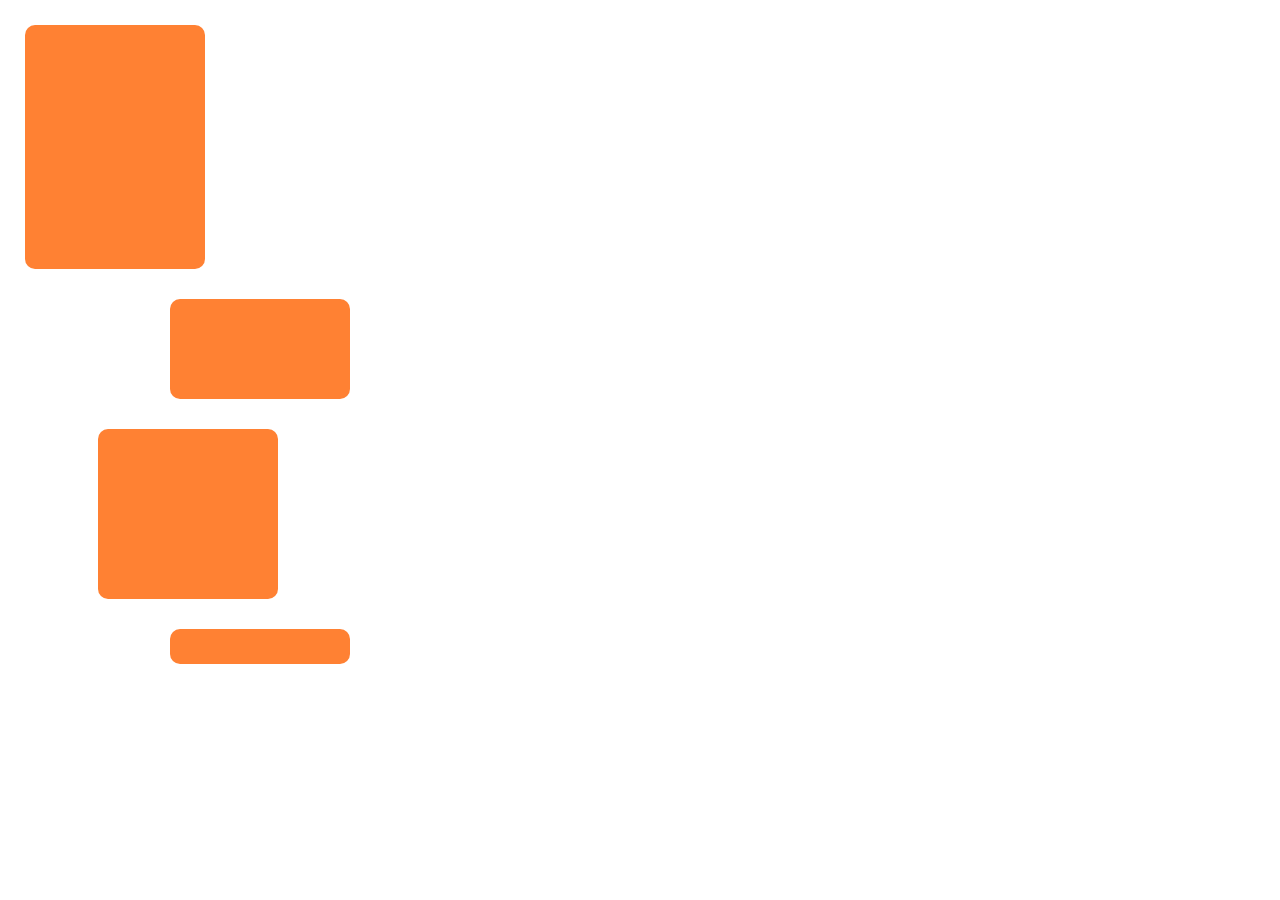
<file: Ejercicio1/WireFrame1/index.html>
<!DOCTYPE html>

<html lang="es"> 
    
<head>
	<meta http-equiv="X-UA-Compatible" content="IE=edge">
    <meta name="viewport" content="width=device-width, initial-scale=1.0">
    <link rel="stylesheet" href="css/Css.css">
    <title>Wireframe 1</title>
</head>
<body>
   <div class="principal">
	<div class="cuadro1"></div>
	<div class="cuadro2"></div>
	<div class="cuadro3"></div>
	<div class="cuadro4"></div>
   </div>
</body>
</html>
</file>
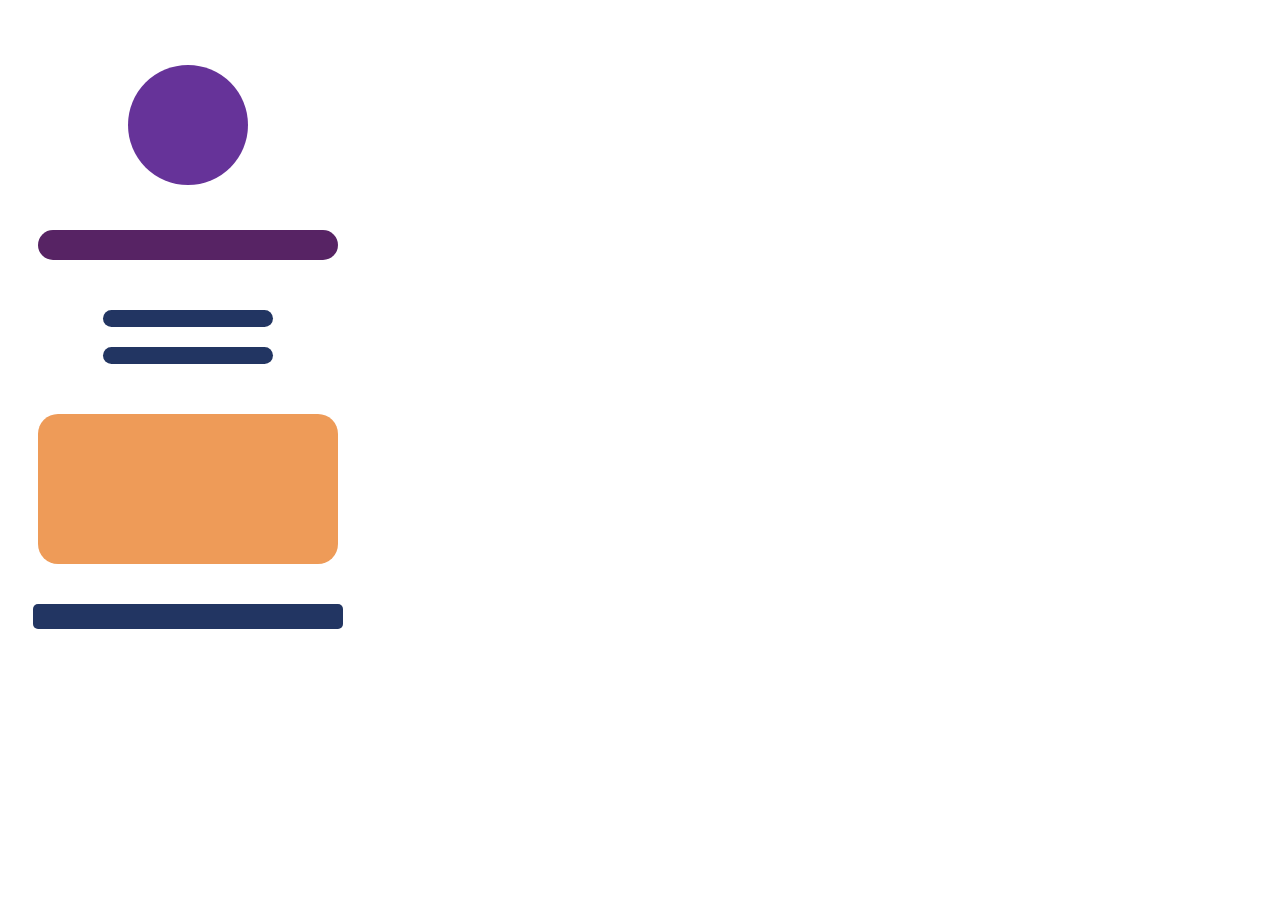
<file: Ejercicio1/WireFrame2/index.html>
<!DOCTYPE html>

<html> 
<head>
	<meta http-equiv="X-UA-Compatible" content="IE=edge">
    <meta name="viewport" content="width=device-width, initial-scale=1.0">
    <link rel="stylesheet" href="css/Css.css">
    <title>Wireframe 2</title>
</head>
<body>
	 <div class="principal">
	<div class="circulo"></div>
	<div class="cuadro1"></div>
	<div class="cuadro2"></div>
	<div class="cuadro3"></div>
	<div class="cuadro4"></div>
	<div class="cuadro5"></div>
   </div> 
</body>
</html>
</file>
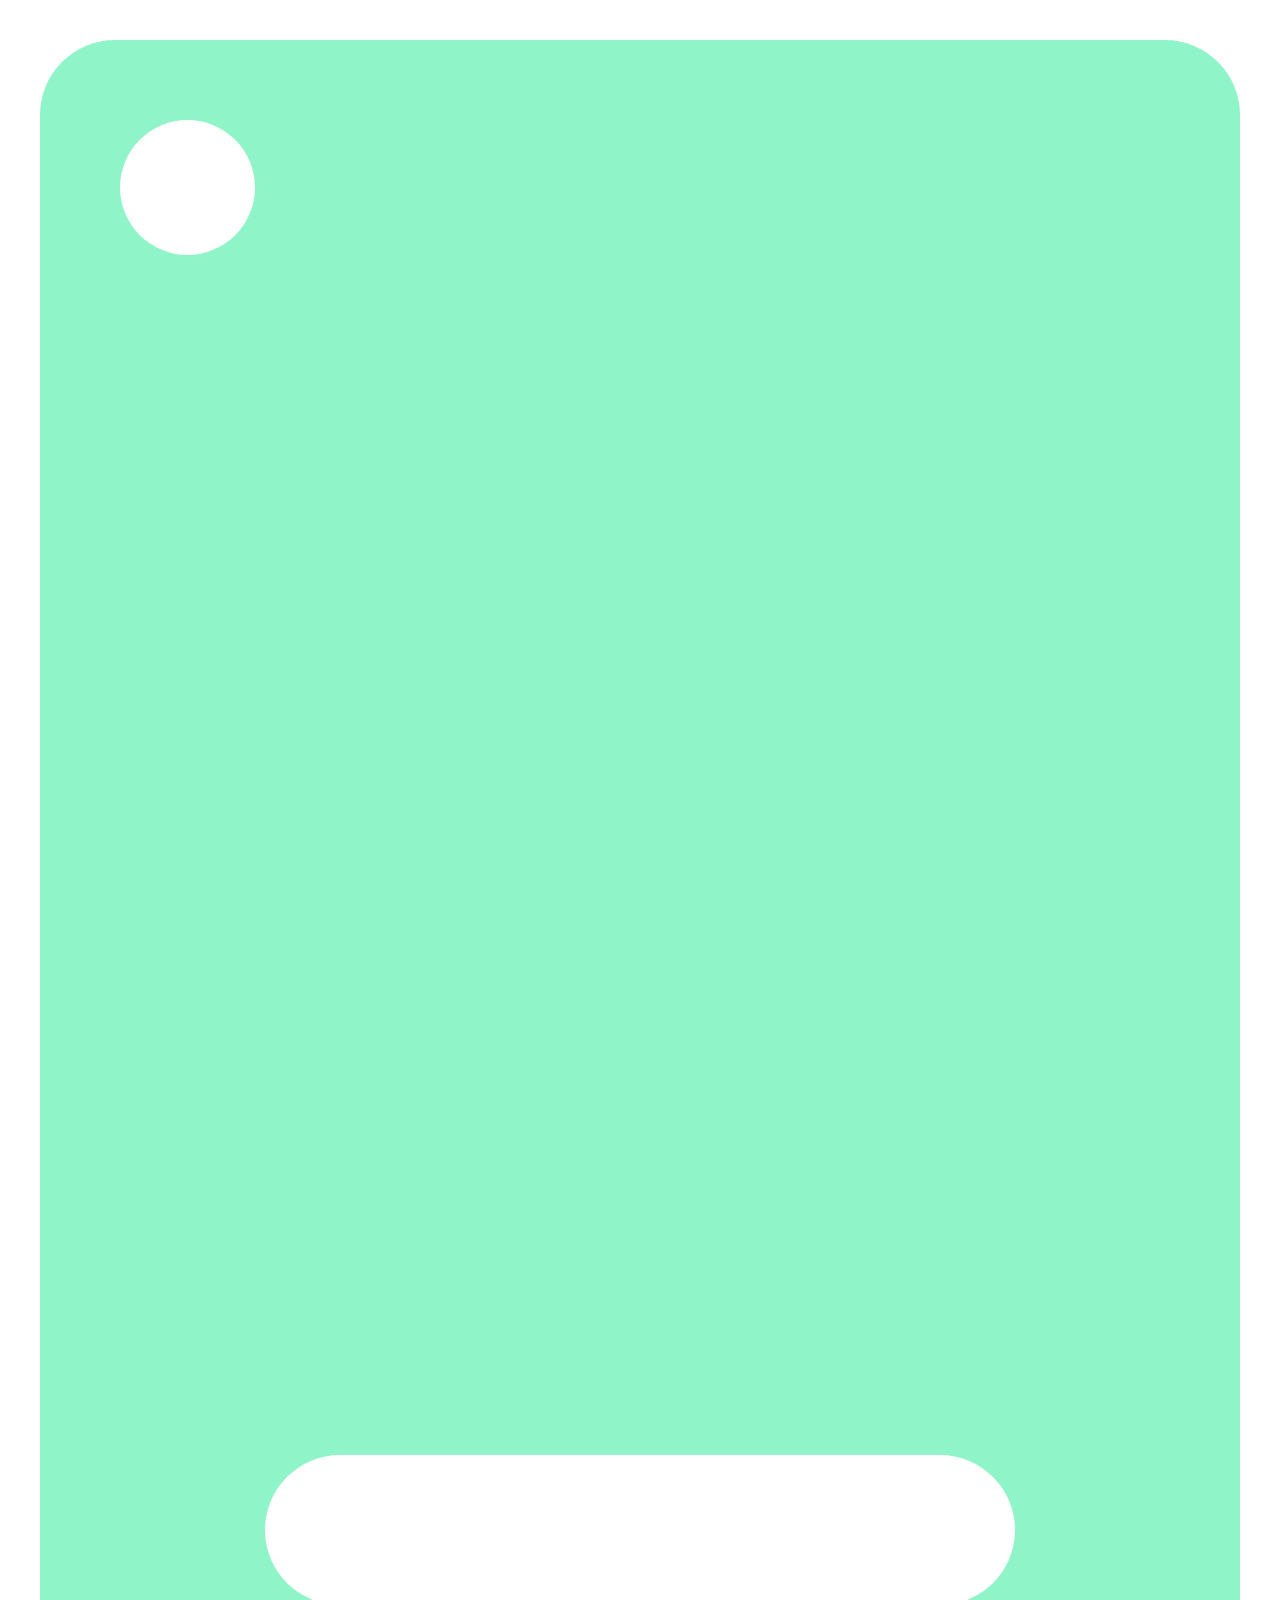
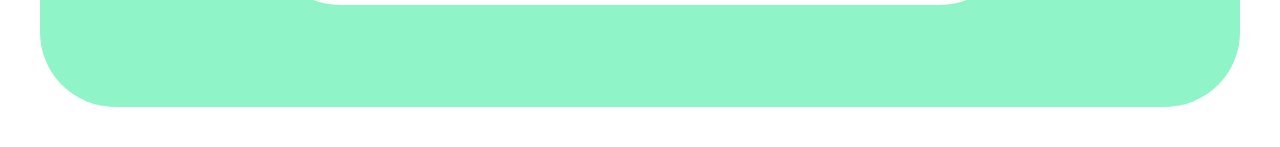
<file: Ejercicio1/WireFrame3/index.html>
<!DOCTYPE html>

<html>    
<head>
    <link rel="stylesheet" href="css/Css.css">
    <title>Wireframe 3</title>
</head>
<body>
    <div class="principal">
	<div class="circulo"></div>
	<div class="cuadro1"></div>
   </div>
</body>
</html>
</file>
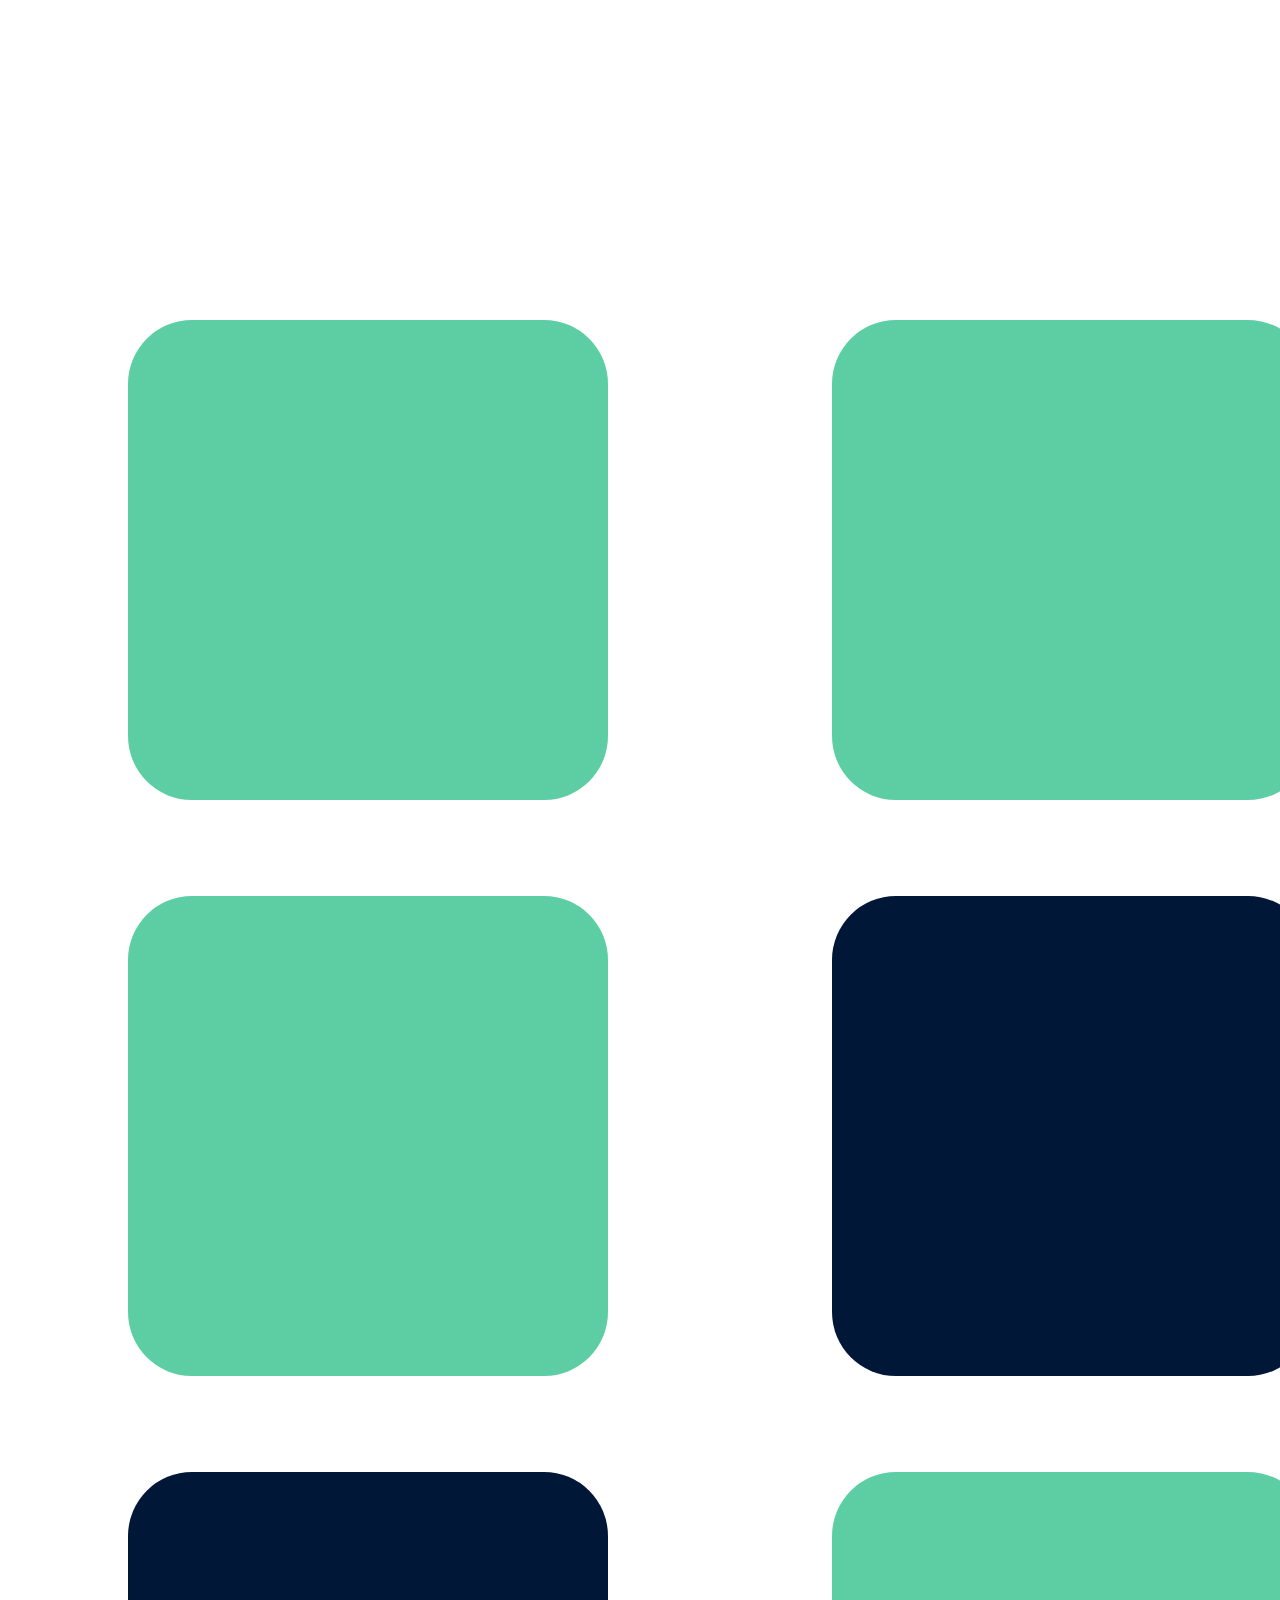
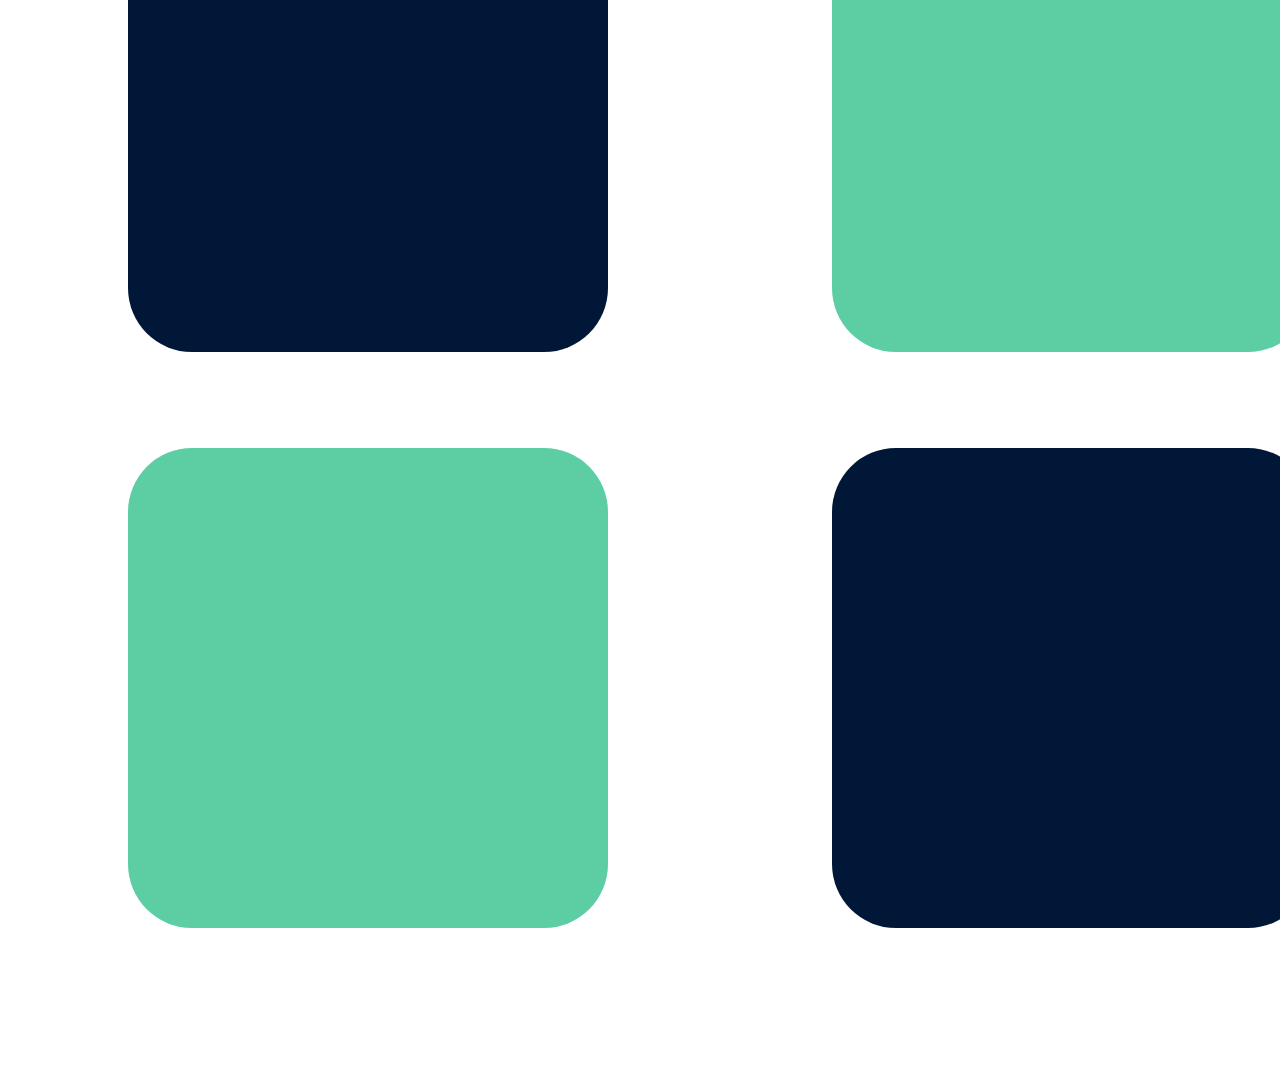
<file: Ejercicio1/WireFrame4/index.html>
<!DOCTYPE html>

<html>    
<head>
    <link rel="stylesheet" href="css/Css.css">
    <title>Wireframe 4</title>
</head>
<body>
   <div class="CajaDeMisEmojis">
        <div class="aqua"></div>
        <div class="aqua"></div>
        <div class="aqua"></div>
        <div class="azul"></div>
        <div class="azul"></div>
        <div class="aqua"></div>
        <div class="aqua"></div>
        <div class="azul"></div>
	</div>
</body>
	
</html>
</file>
<file: Ejercicio1/WireFrame1/css/Css.css>
*{
	padding: 0px;
	margin: 0px;
	box-sizing: border-box;
}
html{
	font-size: 62.5%;
}
.principal{
	font-size: 10px; /*<-- unidad generl 1em = 10px*/
	width: 37.5rem;
	height: auto;
	padding: 2.5rem;
	
	display: flex;
	flex-direction: column;
}
.cuadro1{
	width: 18rem;
	height: 24.4rem;
	background-color:#FF8133;
	border-radius: 10px;
}
.cuadro2{
	width: 18rem;
	height: 10rem;
	background-color:#FF8133;
	border-radius: 1rem;
	margin-top: 3rem;
	
	align-self: flex-end;
}
.cuadro3{
	width: 18rem;
	height: 17rem;
	background-color:#FF8133;
	border-radius: 1rem;
	
	margin-top: 3rem;
	align-self: center;
}
.cuadro4{
	width: 18rem;
	height: 3.5rem;
	background-color:#FF8133;
	border-radius: 1rem;
	
	margin-top: 3rem;
	align-self: flex-end;
}
</file>
<file: Ejercicio1/WireFrame2/css/Css.css>
*{
	padding: 0px;
	margin: 0px;
	box-sizing: border-box;
}
html{
	font-size: 62.5%;
}
.principal{
	width: 37.5rem;
	height: auto;
	padding: 2.5rem;
	
	display: flex;
	flex-direction: column;
}
.circulo{
    width: 12rem;
	height: 12rem;
	background-color:rebeccapurple;
	border-radius: 100%;
	
	margin-top: 4rem;
	align-self: center;
}
.cuadro1{
    width: 30rem;
	height: 3rem;
	background-color:#572364;
	border-radius: 6rem;
	
	margin-top: 4.5rem;
	align-self: center;
}
.cuadro2, .cuadro3{
    width: 17rem;
	height: 1.7rem;
	background-color:#223562;
	border-radius: 60px;

	align-self: center;
}
.cuadro2{
	margin-top: 5rem;
}
.cuadro3{
	margin-top: 2rem;
}
.cuadro4{
    width: 30rem;
	height: 15rem;
	background-color:#ee9b58;
	border-radius: 20px;
	
	margin-top: 5rem;
	align-self: center;
}
.cuadro5{
    width: 31rem;
	height: 2.5rem;
	background-color:#223562;
	border-radius: 5px;
	
	margin-top: 4rem;
	align-self: center;
}
</file>
<file: Ejercicio1/WireFrame3/css/Css.css>
*{
	padding: 20px;
	margin: 0px;
	box-sizing: border-box;
}
html{
	font-size: 62.5%;
}
.principal{
	width: 14,173.2rem;
	height:166.7rem;
	
	
	border-radius: 75px;
	display: flex;
	flex-direction: column;
	background-color: #8ff4c7;
}
.circulo{
    width: 13.5rem;
	height: 13.5rem;
	background-color:#ffff;
	border-radius: 100%;
	
	margin-top: 6rem;
	margin-left: 6rem;
	align-self:flex-start;
}
.cuadro1{
    width: 75rem;
	height: 15rem;
	background-color:#ffff;
	border-radius: 75px;
	
	margin-top: 120rem;
	margin-left: 6rem;
	margin-right: 6rem;
	align-self:center;
}
</file>
<file: Ejercicio1/WireFrame4/css/Css.css>
*{
	padding: 0px;
	margin: 0px;
}
.CajaDeMisEmojis{
    width: 90rem;
    height: auto;
    margin: auto;
    padding: 1rem;
	padding-top: 20rem;
    box-sizing: border-box;
    margin-bottom: 2rem;
    
    display: flex;
    flex-wrap: wrap;
    justify-content: flex-start;
}

.CajaDeMisEmojis div{
    width: 30rem;
    height: 30rem;
    box-sizing: border-box;
    background-color:#5DCEA3;
    margin: 3rem;
    margin-top: 1.5rem;
    padding-top: 1.5rem;
	margin: auto;
	margin-bottom: 6rem;
	border-radius: 4rem;  
}
.CajaDeMisEmojis .azul{
	background-color: #001737;
}
</file>
